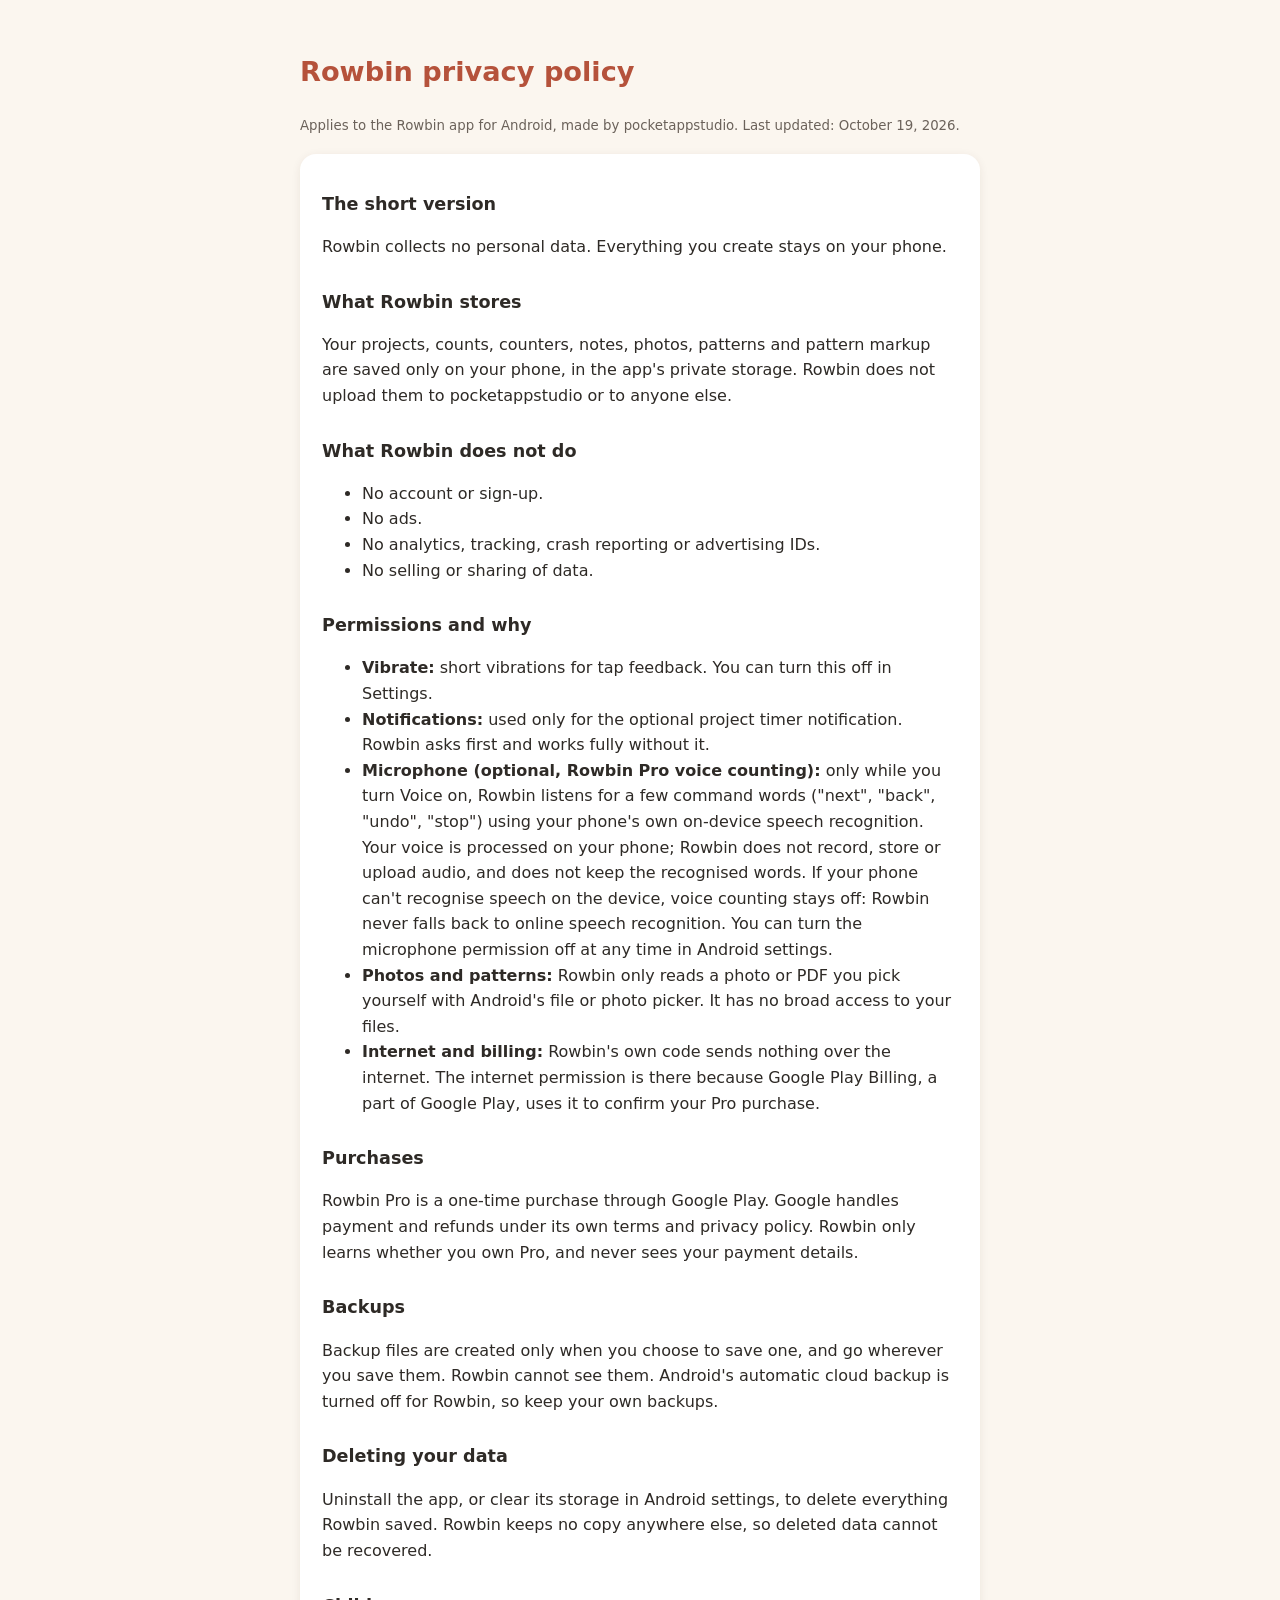
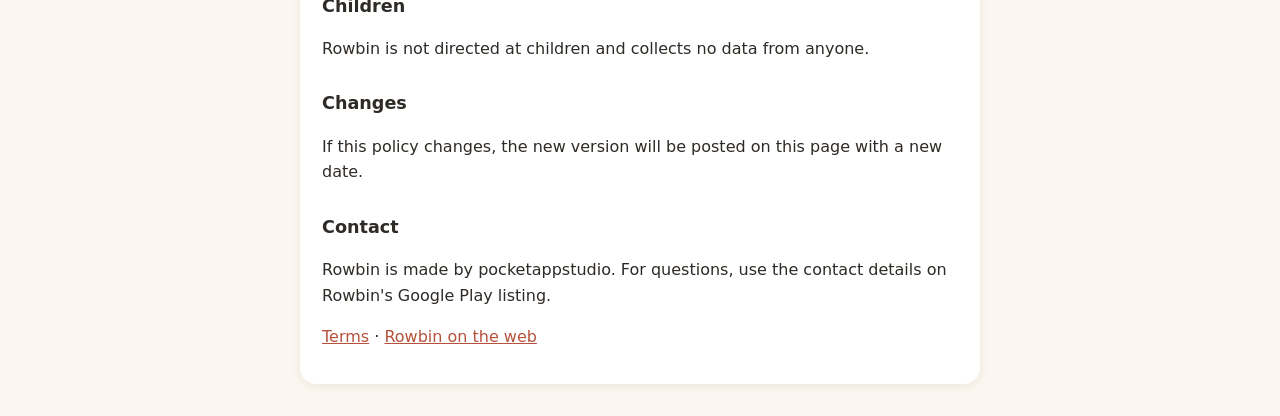
<file: android-privacy.html>
<!doctype html>
<html lang="en"><head><meta charset="utf-8"><meta name="viewport" content="width=device-width, initial-scale=1">
<title>Rowbin for Android · Privacy Policy</title>
<style>body{font-family:system-ui,-apple-system,"Segoe UI",Roboto,sans-serif;background:#FBF6EF;color:#2E2A26;line-height:1.6;margin:0}main{max-width:680px;margin:0 auto;padding:32px 20px}h1{color:#B5523B;font-size:1.7rem}h2{font-size:1.1rem;margin-top:1.6em}.card{background:#fff;border-radius:16px;padding:8px 22px 18px;box-shadow:0 2px 10px rgba(60,40,20,.08)}small{color:#6B625A}a{color:#B5523B}</style>
</head><body><main>
<h1>Rowbin privacy policy</h1>
<p><small>Applies to the Rowbin app for Android, made by pocketappstudio. Last updated: October 19, 2026.</small></p>
<div class="card">
<h2>The short version</h2>
<p>Rowbin collects no personal data. Everything you create stays on your phone.</p>
<h2>What Rowbin stores</h2>
<p>Your projects, counts, counters, notes, photos, patterns and pattern markup are saved only on your phone, in the app's private storage. Rowbin does not upload them to pocketappstudio or to anyone else.</p>
<h2>What Rowbin does not do</h2>
<ul><li>No account or sign-up.</li><li>No ads.</li><li>No analytics, tracking, crash reporting or advertising IDs.</li><li>No selling or sharing of data.</li></ul>
<h2>Permissions and why</h2>
<ul>
<li><b>Vibrate:</b> short vibrations for tap feedback. You can turn this off in Settings.</li>
<li><b>Notifications:</b> used only for the optional project timer notification. Rowbin asks first and works fully without it.</li>
<li><b>Microphone (optional, Rowbin Pro voice counting):</b> only while you turn Voice on, Rowbin listens for a few command words ("next", "back", "undo", "stop") using your phone's own on-device speech recognition. Your voice is processed on your phone; Rowbin does not record, store or upload audio, and does not keep the recognised words. If your phone can't recognise speech on the device, voice counting stays off: Rowbin never falls back to online speech recognition. You can turn the microphone permission off at any time in Android settings.</li>
<li><b>Photos and patterns:</b> Rowbin only reads a photo or PDF you pick yourself with Android's file or photo picker. It has no broad access to your files.</li>
<li><b>Internet and billing:</b> Rowbin's own code sends nothing over the internet. The internet permission is there because Google Play Billing, a part of Google Play, uses it to confirm your Pro purchase.</li>
</ul>
<h2>Purchases</h2>
<p>Rowbin Pro is a one-time purchase through Google Play. Google handles payment and refunds under its own terms and privacy policy. Rowbin only learns whether you own Pro, and never sees your payment details.</p>
<h2>Backups</h2>
<p>Backup files are created only when you choose to save one, and go wherever you save them. Rowbin cannot see them. Android's automatic cloud backup is turned off for Rowbin, so keep your own backups.</p>
<h2>Deleting your data</h2>
<p>Uninstall the app, or clear its storage in Android settings, to delete everything Rowbin saved. Rowbin keeps no copy anywhere else, so deleted data cannot be recovered.</p>
<h2>Children</h2>
<p>Rowbin is not directed at children and collects no data from anyone.</p>
<h2>Changes</h2>
<p>If this policy changes, the new version will be posted on this page with a new date.</p>
<h2>Contact</h2>
<p>Rowbin is made by pocketappstudio. For questions, use the contact details on Rowbin's Google Play listing.</p>
<p><a href="terms.html">Terms</a> · <a href="./">Rowbin on the web</a></p>
</div>
</main></body></html>
</file>
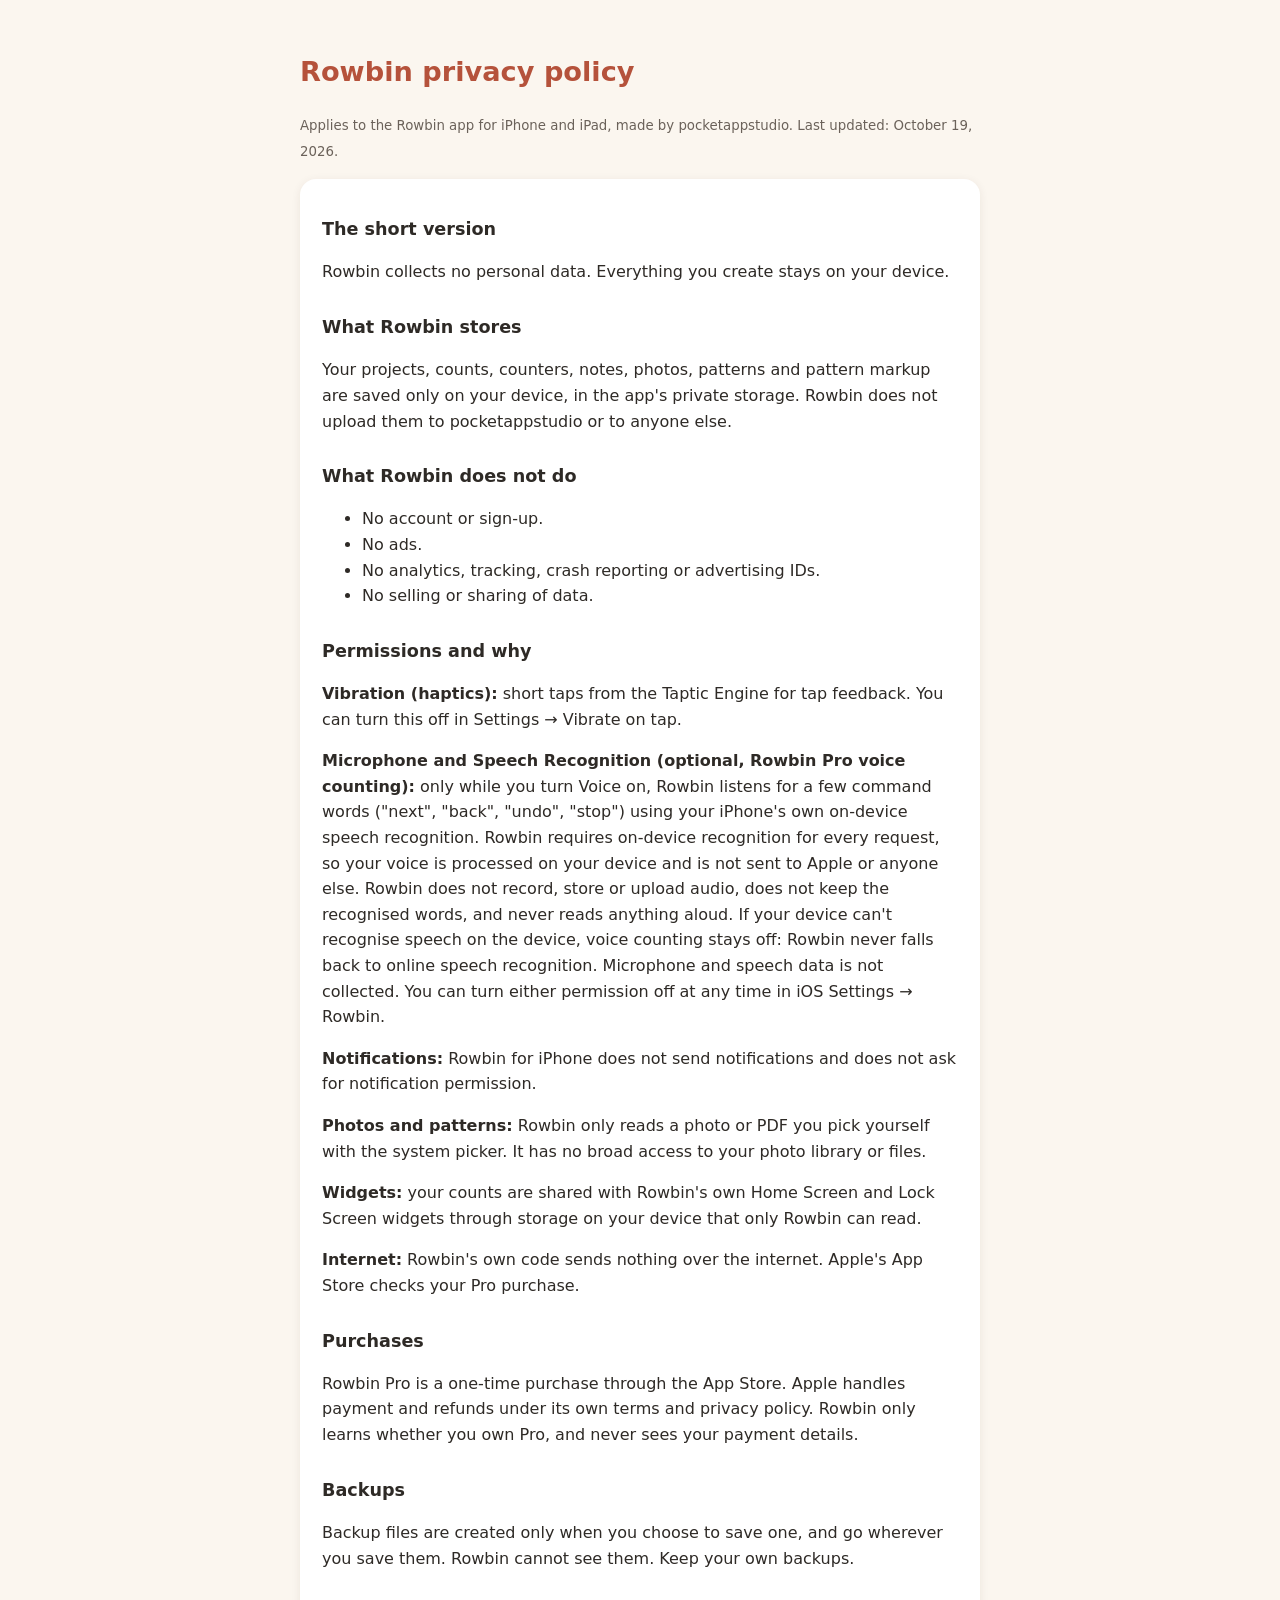
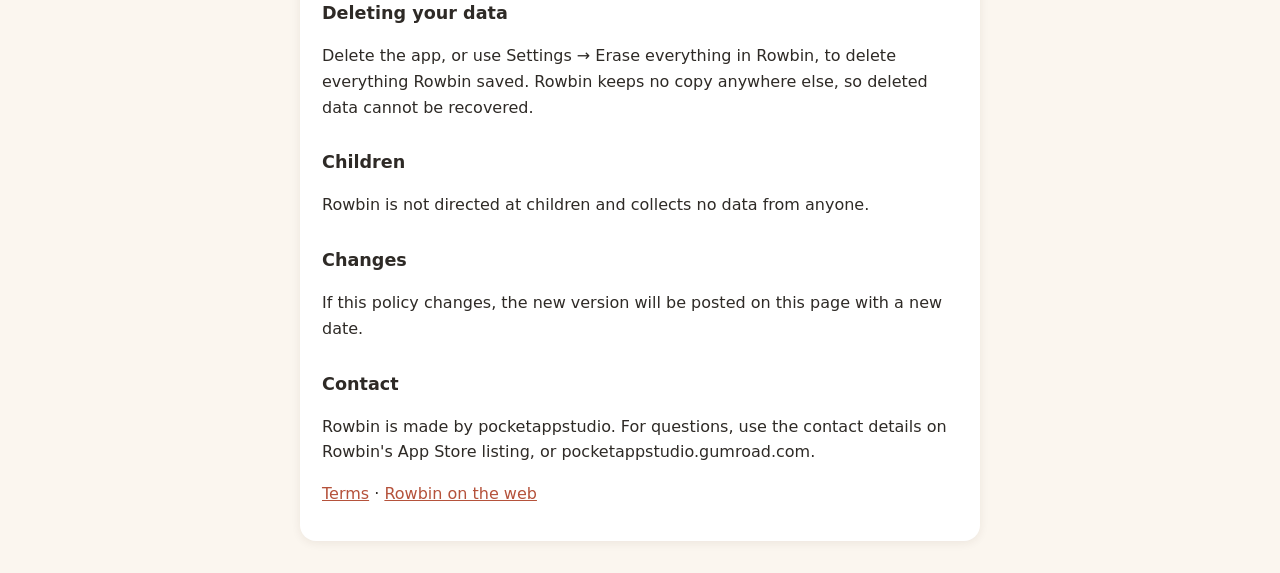
<file: ios-privacy.html>
<!doctype html>
<html lang="en"><head><meta charset="utf-8"><meta name="viewport" content="width=device-width, initial-scale=1">
<title>Rowbin for iPhone · Privacy Policy</title>
<style>body{font-family:system-ui,-apple-system,"Segoe UI",Roboto,sans-serif;background:#FBF6EF;color:#2E2A26;line-height:1.6;margin:0}main{max-width:680px;margin:0 auto;padding:32px 20px}h1{color:#B5523B;font-size:1.7rem}h2{font-size:1.1rem;margin-top:1.6em}.card{background:#fff;border-radius:16px;padding:8px 22px 18px;box-shadow:0 2px 10px rgba(60,40,20,.08)}small{color:#6B625A}a{color:#B5523B}</style>
</head><body><main>
<h1>Rowbin privacy policy</h1>
<p><small>Applies to the Rowbin app for iPhone and iPad, made by pocketappstudio. Last updated: October 19, 2026.</small></p>
<div class="card">
<h2>The short version</h2>
<p>Rowbin collects no personal data. Everything you create stays on your device.</p>
<h2>What Rowbin stores</h2>
<p>Your projects, counts, counters, notes, photos, patterns and pattern markup are saved only on your device, in the app's private storage. Rowbin does not upload them to pocketappstudio or to anyone else.</p>
<h2>What Rowbin does not do</h2>
<ul><li>No account or sign-up.</li><li>No ads.</li><li>No analytics, tracking, crash reporting or advertising IDs.</li><li>No selling or sharing of data.</li></ul>
<h2>Permissions and why</h2>
<p><b>Vibration (haptics):</b> short taps from the Taptic Engine for tap feedback. You can turn this off in Settings &rarr; Vibrate on tap.</p>
<p><b>Microphone and Speech Recognition (optional, Rowbin Pro voice counting):</b> only while you turn Voice on, Rowbin listens for a few command words ("next", "back", "undo", "stop") using your iPhone's own on-device speech recognition. Rowbin requires on-device recognition for every request, so your voice is processed on your device and is not sent to Apple or anyone else. Rowbin does not record, store or upload audio, does not keep the recognised words, and never reads anything aloud. If your device can't recognise speech on the device, voice counting stays off: Rowbin never falls back to online speech recognition. Microphone and speech data is not collected. You can turn either permission off at any time in iOS Settings &rarr; Rowbin.</p>
<p><b>Notifications:</b> Rowbin for iPhone does not send notifications and does not ask for notification permission.</p>
<p><b>Photos and patterns:</b> Rowbin only reads a photo or PDF you pick yourself with the system picker. It has no broad access to your photo library or files.</p>
<p><b>Widgets:</b> your counts are shared with Rowbin's own Home Screen and Lock Screen widgets through storage on your device that only Rowbin can read.</p>
<p><b>Internet:</b> Rowbin's own code sends nothing over the internet. Apple's App Store checks your Pro purchase.</p>
<h2>Purchases</h2>
<p>Rowbin Pro is a one-time purchase through the App Store. Apple handles payment and refunds under its own terms and privacy policy. Rowbin only learns whether you own Pro, and never sees your payment details.</p>
<h2>Backups</h2>
<p>Backup files are created only when you choose to save one, and go wherever you save them. Rowbin cannot see them. Keep your own backups.</p>
<h2>Deleting your data</h2>
<p>Delete the app, or use Settings &rarr; Erase everything in Rowbin, to delete everything Rowbin saved. Rowbin keeps no copy anywhere else, so deleted data cannot be recovered.</p>
<h2>Children</h2>
<p>Rowbin is not directed at children and collects no data from anyone.</p>
<h2>Changes</h2>
<p>If this policy changes, the new version will be posted on this page with a new date.</p>
<h2>Contact</h2>
<p>Rowbin is made by pocketappstudio. For questions, use the contact details on Rowbin's App Store listing, or pocketappstudio.gumroad.com.</p>
<p><a href="ios-terms.html">Terms</a> · <a href="./">Rowbin on the web</a></p>
</div>
</main></body></html>
</file>
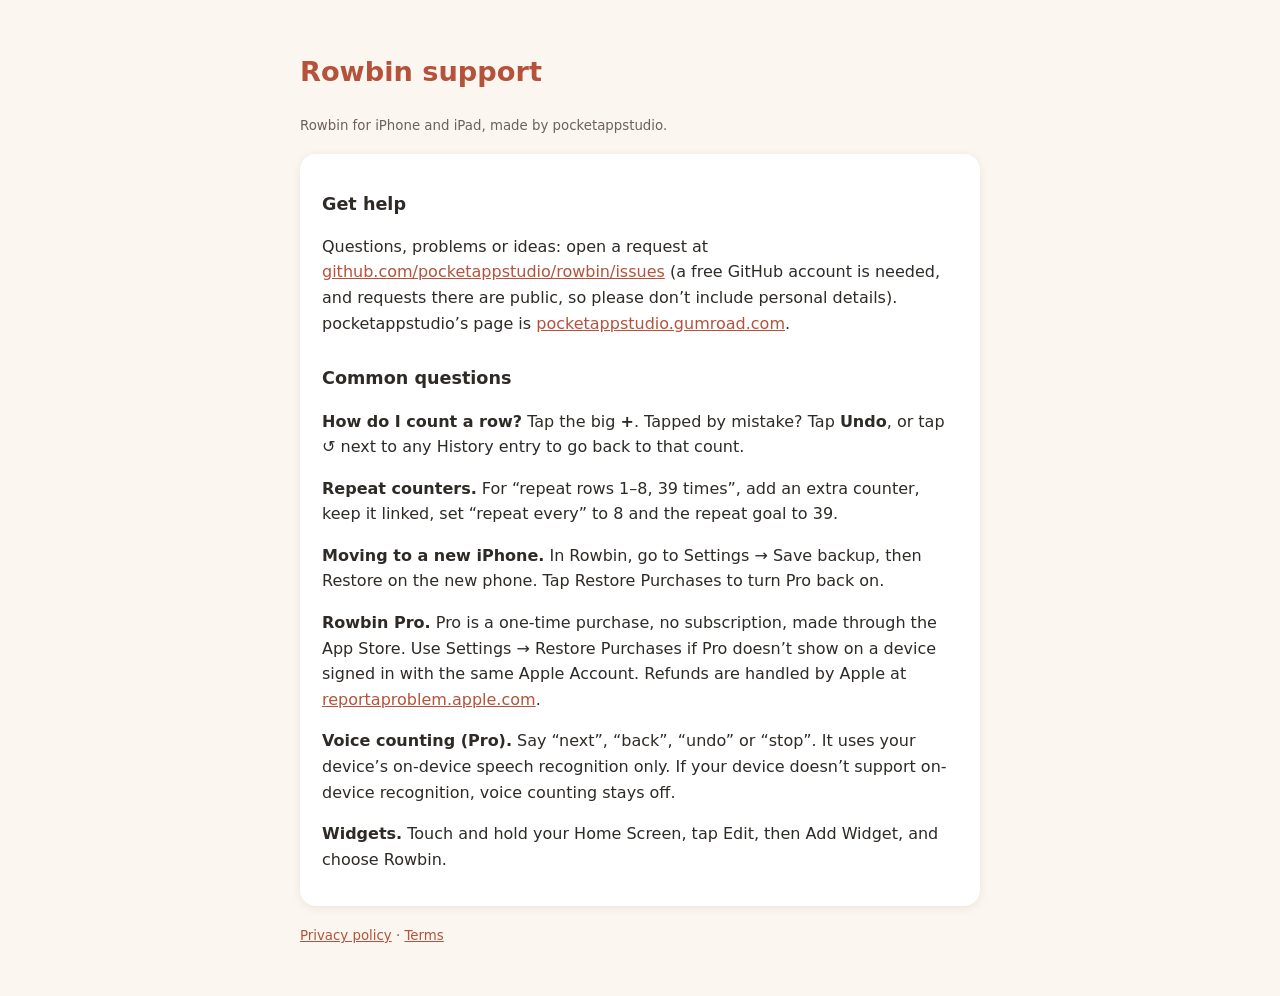
<file: ios-support.html>
<!doctype html>
<html lang="en"><head><meta charset="utf-8"><meta name="viewport" content="width=device-width, initial-scale=1">
<title>Rowbin for iPhone · Support</title>
<style>body{font-family:system-ui,-apple-system,"Segoe UI",Roboto,sans-serif;background:#FBF6EF;color:#2E2A26;line-height:1.6;margin:0}main{max-width:680px;margin:0 auto;padding:32px 20px}h1{color:#B5523B;font-size:1.7rem}h2{font-size:1.1rem;margin-top:1.6em}.card{background:#fff;border-radius:16px;padding:8px 22px 18px;box-shadow:0 2px 10px rgba(60,40,20,.08)}small{color:#6B625A}a{color:#B5523B}</style>
</head><body><main>
<h1>Rowbin support</h1>
<p><small>Rowbin for iPhone and iPad, made by pocketappstudio.</small></p>
<div class="card">
<h2>Get help</h2>
<p>Questions, problems or ideas: open a request at <a href="https://github.com/pocketappstudio/rowbin/issues">github.com/pocketappstudio/rowbin/issues</a> (a free GitHub account is needed, and requests there are public, so please don’t include personal details). pocketappstudio’s page is <a href="https://pocketappstudio.gumroad.com/">pocketappstudio.gumroad.com</a>.</p>
<h2>Common questions</h2>
<p><b>How do I count a row?</b> Tap the big <b>+</b>. Tapped by mistake? Tap <b>Undo</b>, or tap ↺ next to any History entry to go back to that count.</p>
<p><b>Repeat counters.</b> For “repeat rows 1–8, 39 times”, add an extra counter, keep it linked, set “repeat every” to 8 and the repeat goal to 39.</p>
<p><b>Moving to a new iPhone.</b> In Rowbin, go to Settings → Save backup, then Restore on the new phone. Tap Restore Purchases to turn Pro back on.</p>
<p><b>Rowbin Pro.</b> Pro is a one-time purchase, no subscription, made through the App Store. Use Settings → Restore Purchases if Pro doesn’t show on a device signed in with the same Apple Account. Refunds are handled by Apple at <a href="https://reportaproblem.apple.com/">reportaproblem.apple.com</a>.</p>
<p><b>Voice counting (Pro).</b> Say “next”, “back”, “undo” or “stop”. It uses your device’s on-device speech recognition only. If your device doesn’t support on-device recognition, voice counting stays off.</p>
<p><b>Widgets.</b> Touch and hold your Home Screen, tap Edit, then Add Widget, and choose Rowbin.</p>
</div>
<p><small><a href="ios-privacy.html">Privacy policy</a> · <a href="ios-terms.html">Terms</a></small></p>
</main>
</body></html>
</file>
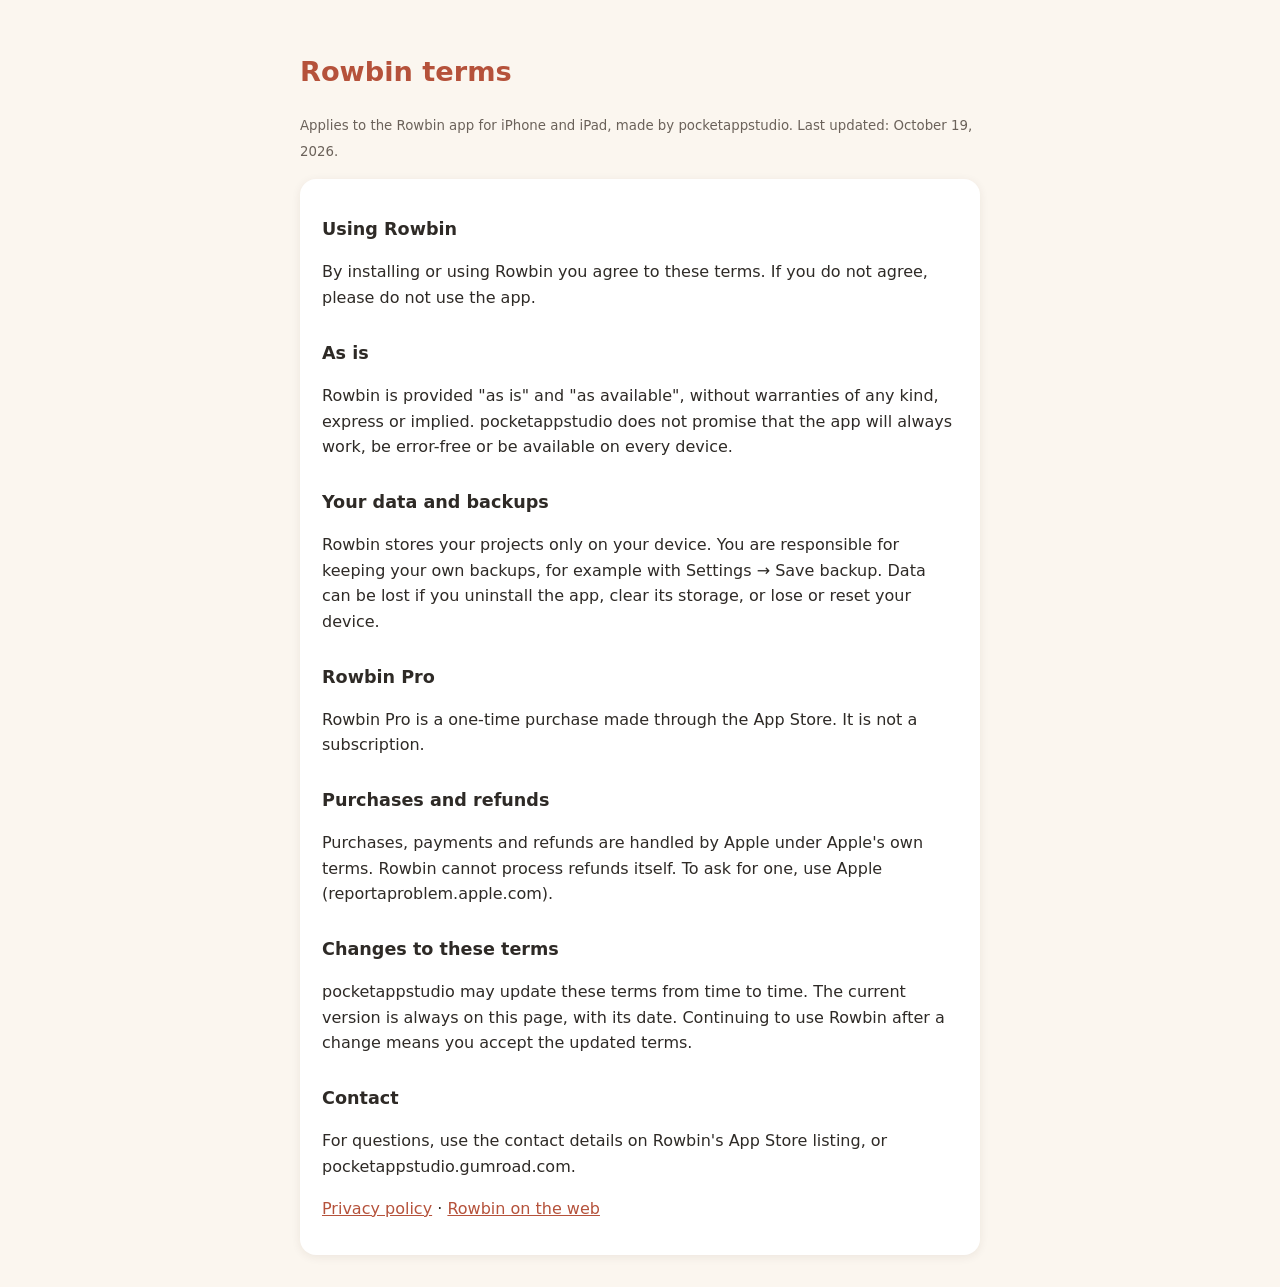
<file: ios-terms.html>
<!doctype html>
<html lang="en"><head><meta charset="utf-8"><meta name="viewport" content="width=device-width, initial-scale=1">
<title>Rowbin for iPhone · Terms</title>
<style>body{font-family:system-ui,-apple-system,"Segoe UI",Roboto,sans-serif;background:#FBF6EF;color:#2E2A26;line-height:1.6;margin:0}main{max-width:680px;margin:0 auto;padding:32px 20px}h1{color:#B5523B;font-size:1.7rem}h2{font-size:1.1rem;margin-top:1.6em}.card{background:#fff;border-radius:16px;padding:8px 22px 18px;box-shadow:0 2px 10px rgba(60,40,20,.08)}small{color:#6B625A}a{color:#B5523B}</style>
</head><body><main>
<h1>Rowbin terms</h1>
<p><small>Applies to the Rowbin app for iPhone and iPad, made by pocketappstudio. Last updated: October 19, 2026.</small></p>
<div class="card">
<h2>Using Rowbin</h2>
<p>By installing or using Rowbin you agree to these terms. If you do not agree, please do not use the app.</p>
<h2>As is</h2>
<p>Rowbin is provided "as is" and "as available", without warranties of any kind, express or implied. pocketappstudio does not promise that the app will always work, be error-free or be available on every device.</p>
<h2>Your data and backups</h2>
<p>Rowbin stores your projects only on your device. You are responsible for keeping your own backups, for example with Settings &rarr; Save backup. Data can be lost if you uninstall the app, clear its storage, or lose or reset your device.</p>
<h2>Rowbin Pro</h2>
<p>Rowbin Pro is a one-time purchase made through the App Store. It is not a subscription.</p>
<h2>Purchases and refunds</h2>
<p>Purchases, payments and refunds are handled by Apple under Apple's own terms. Rowbin cannot process refunds itself. To ask for one, use Apple (reportaproblem.apple.com).</p>
<h2>Changes to these terms</h2>
<p>pocketappstudio may update these terms from time to time. The current version is always on this page, with its date. Continuing to use Rowbin after a change means you accept the updated terms.</p>
<h2>Contact</h2>
<p>For questions, use the contact details on Rowbin's App Store listing, or pocketappstudio.gumroad.com.</p>
<p><a href="ios-privacy.html">Privacy policy</a> · <a href="./">Rowbin on the web</a></p>
</div>
</main></body></html>
</file>
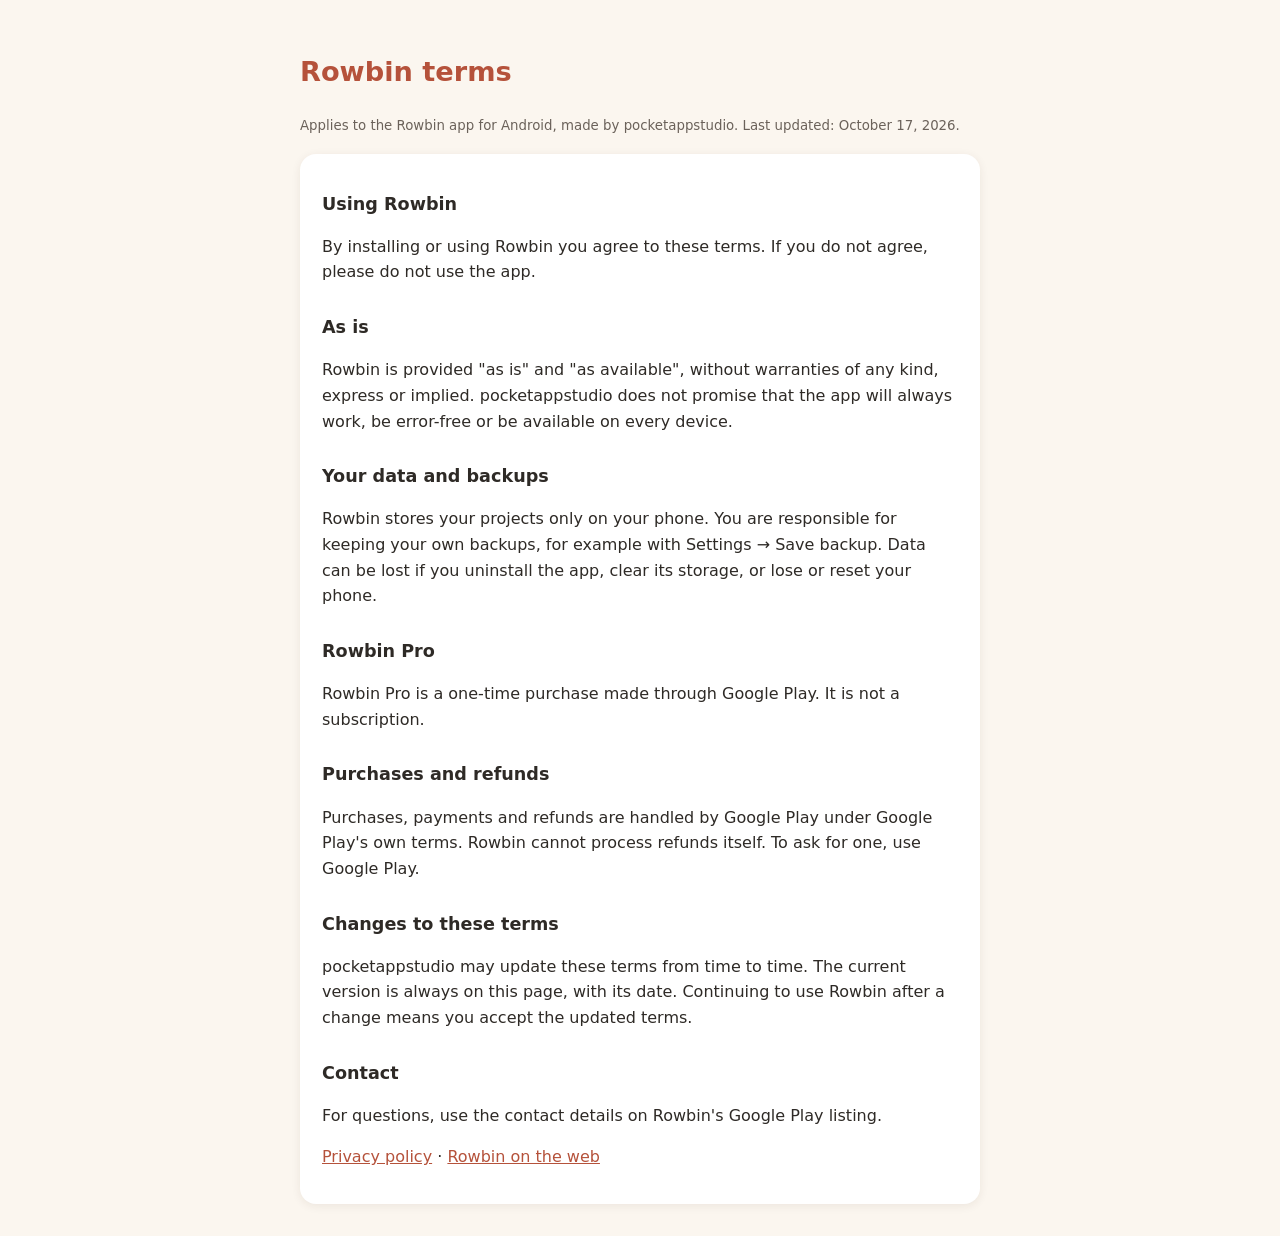
<file: terms.html>
<!doctype html>
<html lang="en"><head><meta charset="utf-8"><meta name="viewport" content="width=device-width, initial-scale=1">
<title>Rowbin for Android · Terms</title>
<style>body{font-family:system-ui,-apple-system,"Segoe UI",Roboto,sans-serif;background:#FBF6EF;color:#2E2A26;line-height:1.6;margin:0}main{max-width:680px;margin:0 auto;padding:32px 20px}h1{color:#B5523B;font-size:1.7rem}h2{font-size:1.1rem;margin-top:1.6em}.card{background:#fff;border-radius:16px;padding:8px 22px 18px;box-shadow:0 2px 10px rgba(60,40,20,.08)}small{color:#6B625A}a{color:#B5523B}</style>
</head><body><main>
<h1>Rowbin terms</h1>
<p><small>Applies to the Rowbin app for Android, made by pocketappstudio. Last updated: October 17, 2026.</small></p>
<div class="card">
<h2>Using Rowbin</h2>
<p>By installing or using Rowbin you agree to these terms. If you do not agree, please do not use the app.</p>
<h2>As is</h2>
<p>Rowbin is provided "as is" and "as available", without warranties of any kind, express or implied. pocketappstudio does not promise that the app will always work, be error-free or be available on every device.</p>
<h2>Your data and backups</h2>
<p>Rowbin stores your projects only on your phone. You are responsible for keeping your own backups, for example with Settings &rarr; Save backup. Data can be lost if you uninstall the app, clear its storage, or lose or reset your phone.</p>
<h2>Rowbin Pro</h2>
<p>Rowbin Pro is a one-time purchase made through Google Play. It is not a subscription.</p>
<h2>Purchases and refunds</h2>
<p>Purchases, payments and refunds are handled by Google Play under Google Play's own terms. Rowbin cannot process refunds itself. To ask for one, use Google Play.</p>
<h2>Changes to these terms</h2>
<p>pocketappstudio may update these terms from time to time. The current version is always on this page, with its date. Continuing to use Rowbin after a change means you accept the updated terms.</p>
<h2>Contact</h2>
<p>For questions, use the contact details on Rowbin's Google Play listing.</p>
<p><a href="android-privacy.html">Privacy policy</a> · <a href="./">Rowbin on the web</a></p>
</div>
</main></body></html>
</file>
